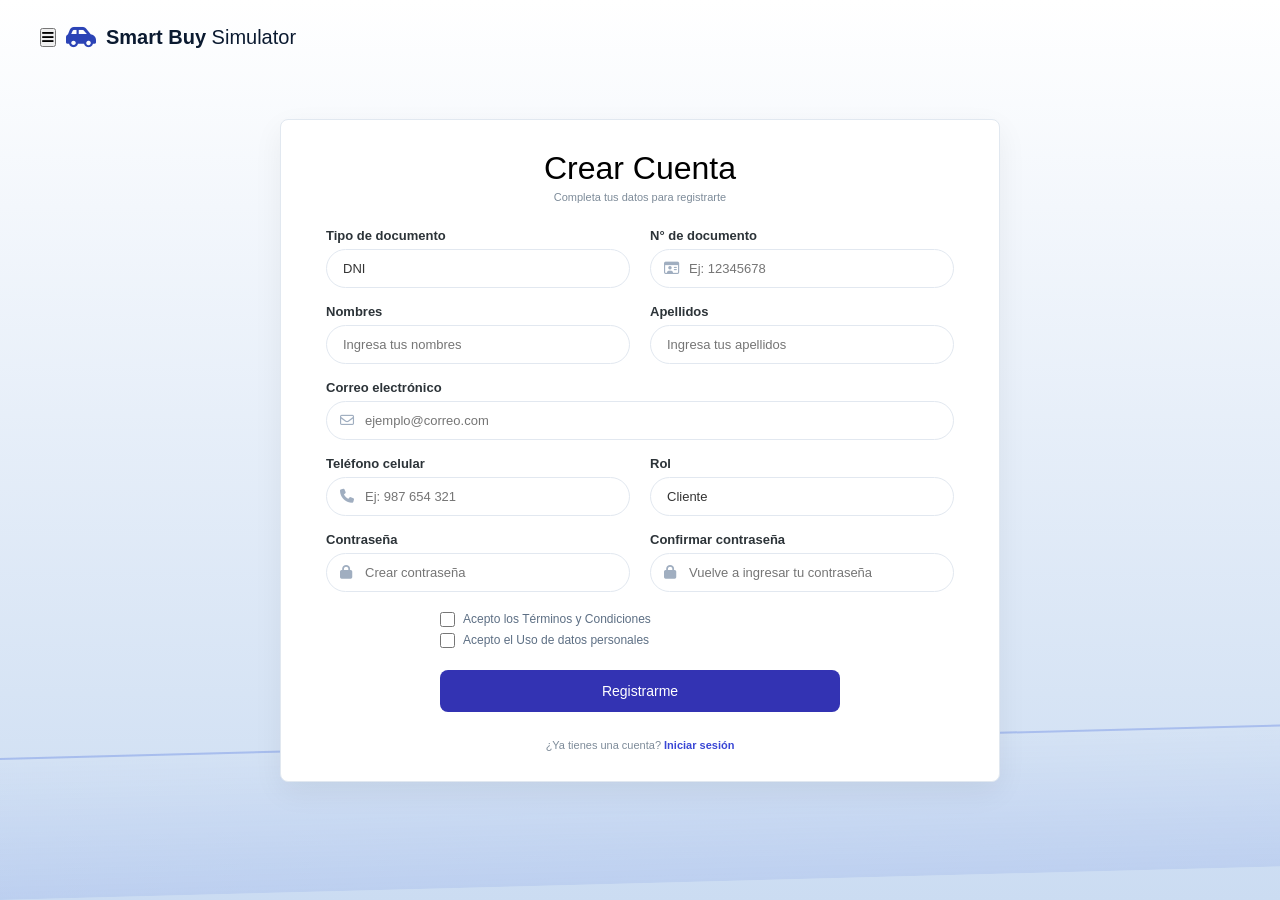
<file: register.html>
<!DOCTYPE html>
<html lang="es">
<head>
    <meta charset="UTF-8">
    <meta name="viewport" content="width=device-width, initial-scale=1.0">
    <title>Smart Buy Simulator - Crear Cuenta</title>
    <link rel="stylesheet" href="https://cdnjs.cloudflare.com/ajax/libs/font-awesome/6.4.0/css/all.min.css">
    
    <style>
        * { margin: 0; padding: 0; box-sizing: border-box; font-family: 'Segoe UI', Tahoma, Geneva, Verdana, sans-serif; }
        body {
            width: 100vw; height: 100vh; display: flex; justify-content: center; align-items: center; background-color: #e6eff9;
            background: linear-gradient(135deg, rgba(230,239,249,1) 0%, rgba(200,218,241,1) 100%);
            background-image: url('https://images.unsplash.com/photo-1494976388531-d1058494cdd8?q=80&w=2000&auto=format&fit=crop'), linear-gradient(180deg, #ffffff 0%, #cbdcf2 100%);
            background-repeat: no-repeat; background-position: center bottom; background-size: cover;
            position: relative; overflow: hidden;
        }
        body::before {
            content: ""; position: absolute; bottom: 0; left: 0; width: 100%; height: 140px;
            background: linear-gradient(transparent, rgba(58, 95, 219, 0.1));
            border-top: 2px solid rgba(58, 95, 219, 0.2); transform: skewY(-1.5deg); transform-origin: bottom left; z-index: 1;
        }
        .header-logo { position: absolute; top: 25px; left: 40px; display: flex; align-items: center; gap: 10px; z-index: 10; }
        .logo-icon { color: #2b43b6; font-size: 24px; display: flex; gap: 4px; }
        .logo-text { font-size: 20px; font-weight: 700; color: #0b1a30; }
        .logo-text span { font-weight: 400; }
        .register-container { display: flex; justify-content: center; align-items: center; width: 100%; max-width: 1200px; padding: 20px 50px; z-index: 5; }
        .register-card { background: #ffffff; width: 100%; max-width: 720px; border-radius: 8px; padding: 30px 45px; box-shadow: 0 10px 30px rgba(0, 0, 0, 0.06); border: 1px solid #e1e8f0; text-align: center; max-height: 90vh; overflow-y: auto; }
        .register-card h2 { font-size: 32px; color: #000000; font-weight: 500; margin-bottom: 4px; }
        .register-card .subtitle { font-size: 11px; color: #7d8b99; margin-bottom: 25px; }
        .form-grid { display: grid; grid-template-columns: 1fr 1fr; column-gap: 20px; row-gap: 16px; text-align: left; }
        .full-width { grid-column: span 2; }
        .input-group { display: flex; flex-direction: column; }
        .input-group label { font-size: 13px; font-weight: 600; color: #2c3338; margin-bottom: 6px; }
        .input-wrapper { position: relative; display: flex; align-items: center; }
        .input-wrapper i.prefix-icon { position: absolute; left: 14px; color: #a0aec0; font-size: 14px; }
        .input-wrapper input, .input-wrapper select { width: 100%; padding: 11px 16px; border: 1px solid #e2e8f0; border-radius: 25px; font-size: 13px; background-color: #ffffff; color: #333; outline: none; transition: border-color 0.2s; appearance: none; }
        .input-wrapper.has-prefix input, .input-wrapper.has-prefix select { padding-left: 38px; }
        .input-wrapper select { background-image: url("data:image/svg+xml,%3Csvg xmlns='http://w3.org' width='12' height='12' viewBox='0 0 24 24' fill='none' stroke='%23a0aec0' stroke-width='2' stroke-linecap='round' stroke-linejoin='round'%3E%3Cpath d='M6 9l6 6 6-6'/%3E%3C/svg%3E"); background-repeat: no-repeat; background-position: right 16px center; padding-right: 38px; }
        .input-wrapper input:focus, .input-wrapper select:focus { border-color: #3a47d5; }
        .extra-section { margin-top: 20px; display: flex; flex-direction: column; align-items: center; gap: 12px; }
        .captcha-mock { display: flex; align-items: center; justify-content: space-between; width: 260px; padding: 10px 14px; background: #f9f9f9; border: 1px solid #d1d5db; border-radius: 3px; }
        .captcha-left { display: flex; align-items: center; gap: 10px; font-size: 12px; color: #555; }
        .captcha-left input { width: 22px; height: 22px; cursor: pointer; }
        .captcha-right { text-align: center; font-size: 8px; color: #777; }
        .captcha-right i { font-size: 18px; color: #1a73e8; display: block; margin-bottom: 2px; }
        .terms-group { display: flex; flex-direction: column; gap: 6px; align-items: flex-start; width: 100%; max-width: 400px; }
        .checkbox-label { display: flex; align-items: center; gap: 8px; font-size: 12px; color: #2c3338; cursor: pointer; }
        .checkbox-label input { width: 15px; height: 15px; accent-color: #3a47d5; }
        .checkbox-label span { color: #5d6f84; }
        .btn-submit { width: 100%; max-width: 400px; background-color: #3333b3; color: white; border: none; padding: 13px; border-radius: 8px; font-size: 14px; font-weight: 500; cursor: pointer; margin-top: 10px; transition: background-color 0.2s; }
        .btn-submit:hover { background-color: #252596; }
        .login-redirect { margin-top: 15px; font-size: 11px; color: #7d8b99; }
        .login-redirect a { color: #3a47d5; text-decoration: none; font-weight: 600; }
        .login-redirect a:hover { text-decoration: underline; }
        .error-msg { color: #dc2626; font-size: 12px; font-weight: 600; margin-top: 10px; display: none; text-align: center; }
    </style>
</head>
<body>

    <header class="header-logo">
        <button onclick="document.getElementById('sidebar').classList.toggle('hidden')" class="md:hidden text-2xl">
            <i class="fa-solid fa-bars"></i>
            </button>
        <div class="logo-icon"><i class="fa-solid fa-car-side"></i></div>
        <span class="logo-text">Smart Buy <span>Simulator</span></span>
    </header>

    <main class="register-container">
        <section class="register-card">
            <h2>Crear Cuenta</h2>
            <p class="subtitle">Completa tus datos para registrarte</p>

            <form id="registerForm">
                <div class="form-grid">
                    
                    <div class="input-group">
                        <label>Tipo de documento</label>
                        <div class="input-wrapper">
                            <select id="tipoDoc">
                                <option value="DNI">DNI</option>
                                <option value="CE">Carnet de Extranjería</option>
                            </select>
                        </div>
                    </div>

                    <div class="input-group">
                        <label>N° de documento</label>
                        <div class="input-wrapper has-prefix">
                            <i class="fa-regular fa-id-card prefix-icon"></i>
                            <input type="text" id="numDoc" placeholder="Ej: 12345678" required>
                        </div>
                    </div>

                    <div class="input-group">
                        <label>Nombres</label>
                        <div class="input-wrapper">
                            <input type="text" id="nombres" placeholder="Ingresa tus nombres" required>
                        </div>
                    </div>

                    <div class="input-group">
                        <label>Apellidos</label>
                        <div class="input-wrapper">
                            <input type="text" id="apellidos" placeholder="Ingresa tus apellidos" required>
                        </div>
                    </div>

                    <div class="input-group full-width">
                        <label>Correo electrónico</label>
                        <div class="input-wrapper has-prefix">
                            <i class="fa-regular fa-envelope prefix-icon"></i>
                            <input type="email" id="correo" placeholder="ejemplo@correo.com" required>
                        </div>
                    </div>

                    <div class="input-group">
                        <label>Teléfono celular</label>
                        <div class="input-wrapper has-prefix">
                            <i class="fa-solid fa-phone prefix-icon"></i>
                            <input type="text" id="telefono" placeholder="Ej: 987 654 321" required>
                        </div>
                    </div>

                    <div class="input-group">
                        <label>Rol</label>
                        <div class="input-wrapper">
                            <select id="rol" required>
                                <option value="cliente">Cliente</option>
                                <option value="asesor">Asesor Bancario</option>
                            </select>
                        </div>
                    </div>

                    <div class="input-group">
                        <label>Contraseña</label>
                        <div class="input-wrapper has-prefix">
                            <i class="fa-solid fa-lock prefix-icon"></i>
                            <input type="password" id="password" placeholder="Crear contraseña" required>
                        </div>
                    </div>

                    <div class="input-group">
                        <label>Confirmar contraseña</label>
                        <div class="input-wrapper has-prefix">
                            <i class="fa-solid fa-lock prefix-icon"></i>
                            <input type="password" id="confirmPassword" placeholder="Vuelve a ingresar tu contraseña" required>
                        </div>
                    </div>
                </div>

                <div class="extra-section">
                    <div class="terms-group">
                        <label class="checkbox-label">
                            <input type="checkbox" required>
                            <span>Acepto los Términos y Condiciones</span>
                        </label>
                        <label class="checkbox-label">
                            <input type="checkbox" required>
                            <span>Acepto el Uso de datos personales</span>
                        </label>
                    </div>

                    <p id="errorMessage" class="error-msg"></p>

                    <button type="submit" id="btnSubmit" class="btn-submit">Registrarme</button>
                    
                    <div class="login-redirect">
                        ¿Ya tienes una cuenta? <a href="index.html">Iniciar sesión</a>
                    </div>
                </div>
            </form>
        </section>
    </main> 
    <script src="./js/config.js"></script>
    <script src="./js/register.js"></script>
</body>
</html>
</file>
